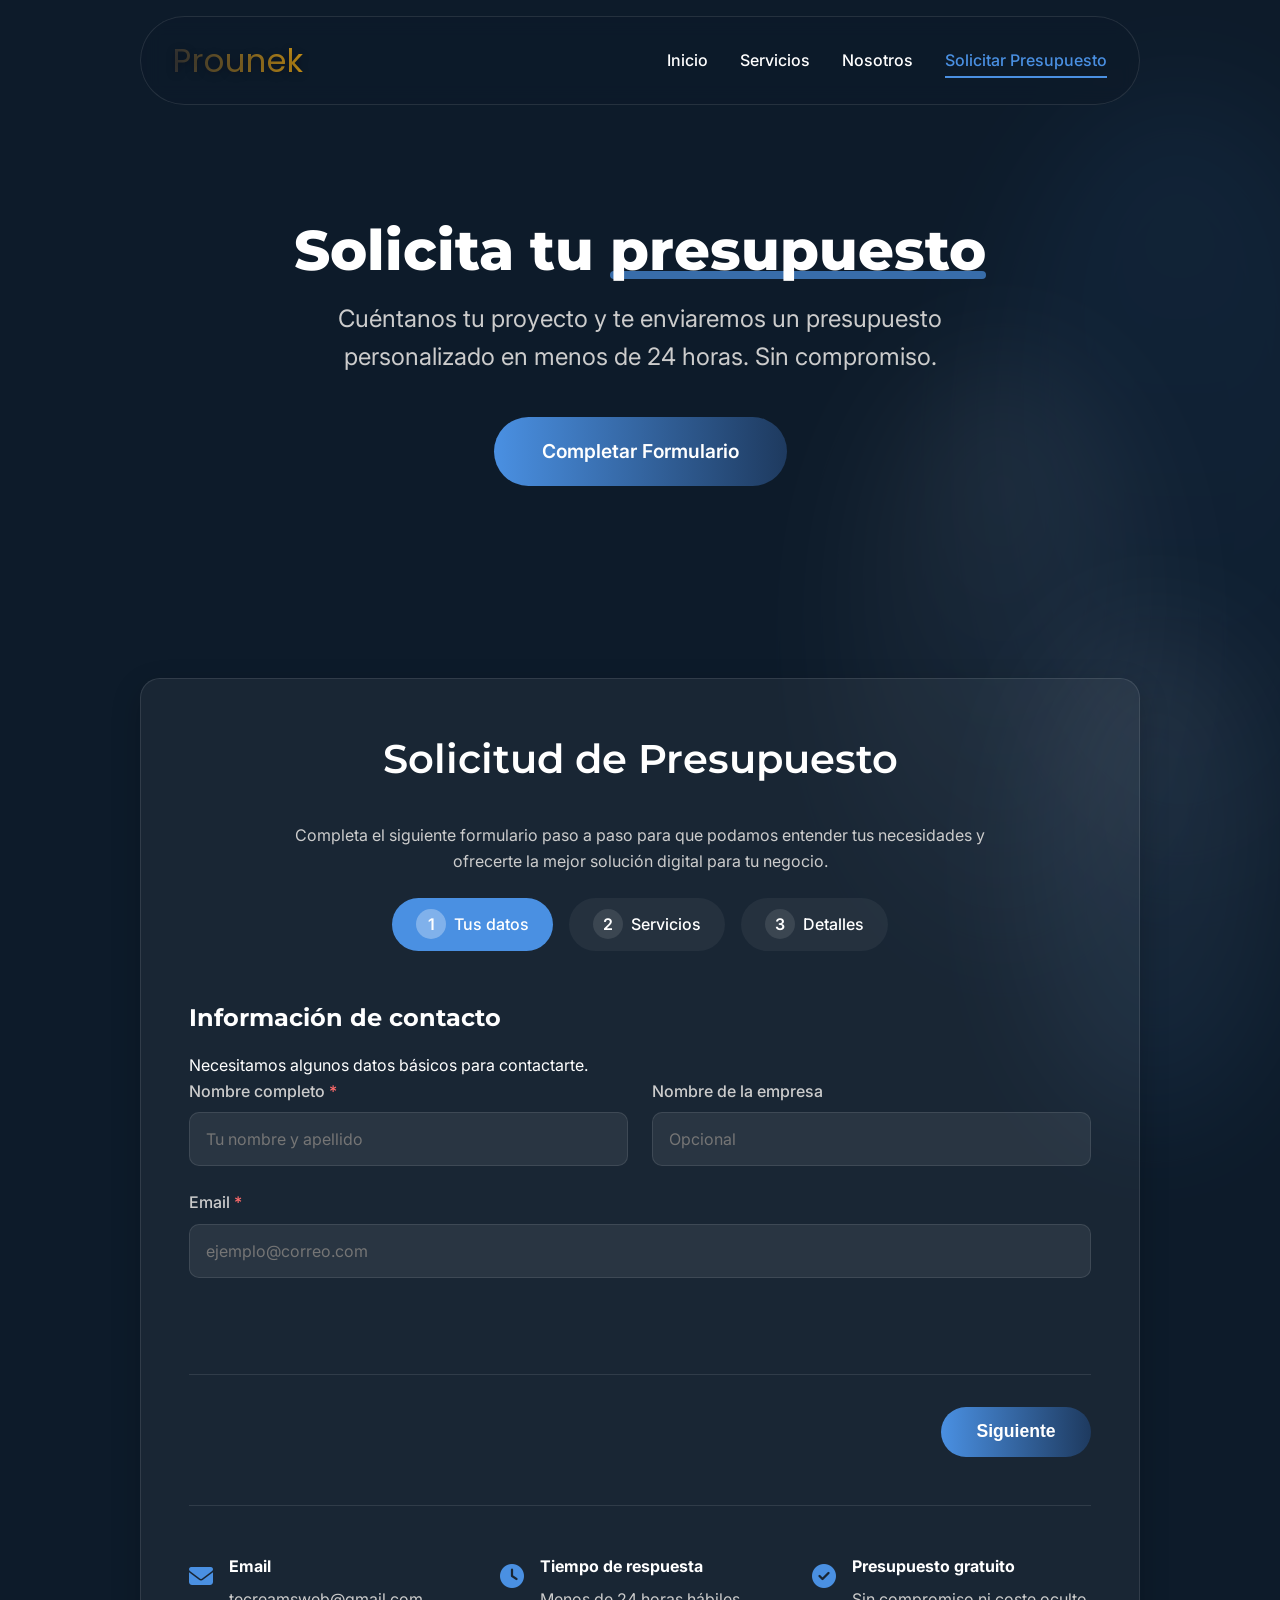
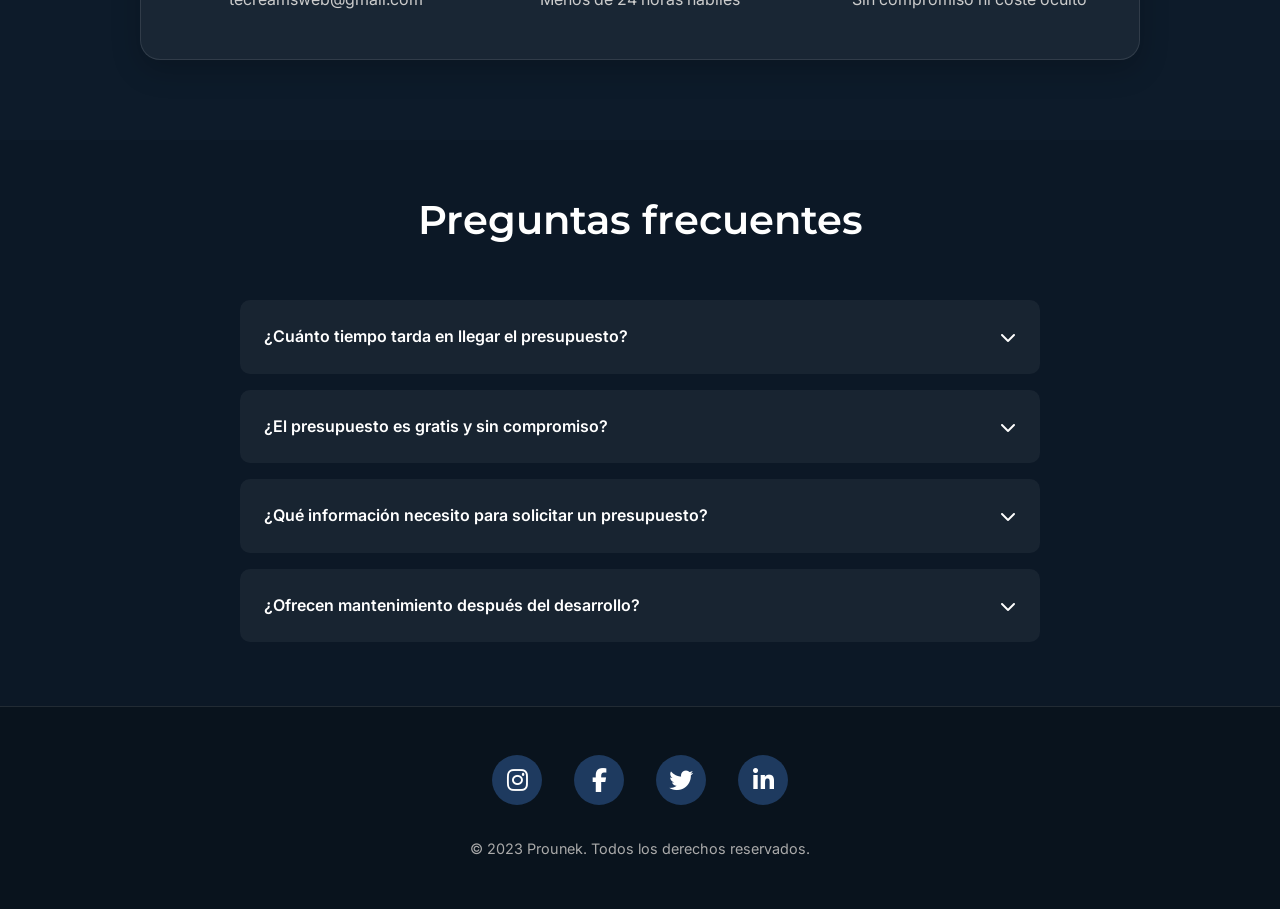
<file: Solicitud-de-presupuesto.html>
<!DOCTYPE html>
<html lang="es">
<head>
    <meta charset="UTF-8">
    <meta name="viewport" content="width=device-width, initial-scale=1.0">
    <title>Solicitar Presupuesto | Prounek</title>
    <link rel="stylesheet" href="https://cdnjs.cloudflare.com/ajax/libs/font-awesome/6.4.0/css/all.min.css">
    <link rel="preconnect" href="https://fonts.googleapis.com">
    <link rel="preconnect" href="https://fonts.gstatic.com" crossorigin>
    <link href="https://fonts.googleapis.com/css2?family=Inter:wght@300;400;500;600&family=Montserrat:wght@600;800&family=Poppins:wght@400;500;600&display=swap" rel="stylesheet">
    <style>
        :root {
            --bg-primary: #0D1B2A;
            --text-white: #FFFFFF;
            --card-bg: #E5E7EB;
            --btn-blue: #1E3A5F;
            --accent-blue: #4A90E2;
            --transition-slow: 0.8s cubic-bezier(0.16, 1, 0.3, 1);
            --transition-fast: 0.3s ease;
            --success-green: #10B981;
        }

        * {
            margin: 0;
            padding: 0;
            box-sizing: border-box;
        }

        html {
            scroll-behavior: smooth;
        }

        body {
            font-family: 'Inter', sans-serif;
            background-color: var(--bg-primary);
            color: var(--text-white);
            overflow-x: hidden;
            line-height: 1.6;
            min-height: 100vh;
        }

        h1, h2, h3 {
            font-family: 'Montserrat', sans-serif;
        }

        h1 {
            font-weight: 800;
            font-size: clamp(2.5rem, 5vw, 3.5rem);
            margin-bottom: 1rem;
            line-height: 1.2;
        }

        h2 {
            font-weight: 600;
            font-size: clamp(2rem, 4vw, 2.5rem);
            margin-bottom: 2rem;
        }

        h3 {
            font-size: 1.5rem;
            margin-bottom: 1rem;
        }

        section {
            padding: 5rem 1.5rem;
            position: relative;
            overflow: hidden;
        }

        .container {
            max-width: 1200px;
            margin: 0 auto;
            padding: 0 1.5rem;
        }

        /* Efectos de luz */
        .light-effect {
            position: absolute;
            border-radius: 50%;
            filter: blur(60px);
            opacity: 0.08;
            z-index: 0;
            pointer-events: none;
        }

        .light-1 {
            width: 400px;
            height: 800px;
            background: linear-gradient(to bottom, #4A90E2, #1E3A5F);
            top: 10%;
            right: -100px;
        }

        .light-2 {
            width: 300px;
            height: 600px;
            background: linear-gradient(to bottom, #E5E7EB, #1E3A5F);
            top: 40%;
            right: 10%;
        }

        .light-3 {
            width: 250px;
            height: 500px;
            background: linear-gradient(to bottom, #FFFFFF, #4A90E2);
            top: 70%;
            right: 0;
        }

        /* Header y Hero */
        .hero {
            min-height: 70vh;
            display: flex;
            flex-direction: column;
            justify-content: center;
            align-items: center;
            text-align: center;
            padding: 8rem 1.5rem 3rem;
            position: relative;
        }

        .hero h1 span {
            position: relative;
            display: inline-block;
        }

        .hero h1 span::after {
            content: '';
            position: absolute;
            bottom: 5px;
            left: 0;
            width: 100%;
            height: 8px;
            background-color: var(--accent-blue);
            z-index: -1;
            opacity: 0.7;
            border-radius: 4px;
        }

        .hero-subtitle {
            font-size: clamp(1.2rem, 3vw, 1.5rem);
            max-width: 700px;
            margin-bottom: 2.5rem;
            color: #CCCCCC;
        }

        .btn {
            display: inline-block;
            background-color: var(--btn-blue);
            color: var(--text-white);
            padding: 1rem 2.5rem;
            border-radius: 50px;
            text-decoration: none;
            font-weight: 600;
            font-size: 1.1rem;
            transition: all var(--transition-fast);
            border: none;
            cursor: pointer;
            position: relative;
            overflow: hidden;
            z-index: 1;
        }

        .btn::before {
            content: '';
            position: absolute;
            top: 0;
            left: -100%;
            width: 100%;
            height: 100%;
            background: linear-gradient(90deg, transparent, rgba(255,255,255,0.2), transparent);
            transition: left 0.5s ease;
            z-index: -1;
        }

        .btn:hover {
            transform: translateY(-5px);
            box-shadow: 0 10px 20px rgba(0,0,0,0.2);
        }

        .btn:hover::before {
            left: 100%;
        }

        .btn-primary {
            background: linear-gradient(90deg, #4A90E2, #1E3A5F);
            font-size: 1.2rem;
            padding: 1.2rem 3rem;
        }

        /* Sticky Navbar */
        .navbar {
            position: fixed;
            top: 1rem;
            left: 50%;
            transform: translateX(-50%);
            width: 90%;
            max-width: 1000px;
            background-color: rgba(13, 27, 42, 0.85);
            backdrop-filter: blur(10px);
            border-radius: 50px;
            padding: 0.8rem 2rem;
            display: flex;
            justify-content: space-between;
            align-items: center;
            z-index: 1000;
            transition: all var(--transition-fast);
            border: 1px solid rgba(255,255,255,0.1);
        }

        .navbar.scrolled {
            top: 0.5rem;
            padding: 0.7rem 1.5rem;
            width: 95%;
        }

        .navbar-logo {
            display: flex;
            align-items: center;
            gap: 1rem;
        }

        .logo-text {
            font-family: 'Poppins', sans-serif;
            font-weight: 400;
            font-size: 2rem;
            background: linear-gradient(90deg, #333333, #c89116);
            -webkit-background-clip: text;
            background-clip: text;
            color: transparent;
            letter-spacing: 1px;
            text-shadow: 0 2px 8px rgba(0, 0, 0, 0.3);
            padding: 5px 0;
            text-decoration: none;
        }

        .navbar-links {
            display: flex;
            gap: 2rem;
            align-items: center;
        }

        .navbar-links a {
            color: var(--text-white);
            text-decoration: none;
            font-weight: 500;
            transition: color var(--transition-fast);
            position: relative;
            white-space: nowrap;
        }

        .navbar-links a::after {
            content: '';
            position: absolute;
            bottom: -5px;
            left: 0;
            width: 0;
            height: 2px;
            background-color: var(--accent-blue);
            transition: width var(--transition-fast);
        }

        .navbar-links a:hover {
            color: var(--accent-blue);
        }

        .navbar-links a:hover::after,
        .navbar-links a.active::after {
            width: 100%;
        }

        .navbar-links a.active {
            color: var(--accent-blue);
        }

        .hamburger {
            display: none;
            flex-direction: column;
            cursor: pointer;
            gap: 5px;
            padding: 5px;
            z-index: 1001;
            margin-left: 10px;
        }

        .hamburger span {
            width: 25px;
            height: 3px;
            background-color: var(--text-white);
            border-radius: 2px;
            transition: all var(--transition-fast);
        }

        /* Formulario de presupuesto */
        .form-section {
            padding: 3rem 1.5rem 5rem;
        }

        .form-container {
            max-width: 1000px;
            margin: 0 auto;
            background-color: rgba(255, 255, 255, 0.05);
            border-radius: 20px;
            padding: 3rem;
            box-shadow: 0 10px 30px rgba(0, 0, 0, 0.2);
            border: 1px solid rgba(255, 255, 255, 0.1);
        }

        .form-header {
            text-align: center;
            margin-bottom: 2.5rem;
        }

        .form-header p {
            color: #CCCCCC;
            max-width: 700px;
            margin: 0 auto 1.5rem;
        }

        .form-steps {
            display: flex;
            justify-content: center;
            gap: 1rem;
            margin-bottom: 3rem;
            flex-wrap: wrap;
        }

        .step {
            display: flex;
            align-items: center;
            gap: 0.5rem;
            padding: 0.7rem 1.5rem;
            background-color: rgba(255, 255, 255, 0.05);
            border-radius: 50px;
            font-weight: 500;
            transition: all var(--transition-fast);
        }

        .step.active {
            background-color: var(--accent-blue);
        }

        .step-number {
            display: flex;
            align-items: center;
            justify-content: center;
            width: 30px;
            height: 30px;
            background-color: rgba(255, 255, 255, 0.1);
            border-radius: 50%;
            font-weight: 600;
        }

        .step.active .step-number {
            background-color: rgba(255, 255, 255, 0.3);
        }

        /* Formulario */
        .form {
            display: flex;
            flex-direction: column;
            gap: 2rem;
        }

        .form-step {
            display: none;
            animation: fadeIn 0.5s ease;
        }

        .form-step.active {
            display: block;
        }

        @keyframes fadeIn {
            from { opacity: 0; transform: translateY(10px); }
            to { opacity: 1; transform: translateY(0); }
        }

        .form-group {
            margin-bottom: 1.5rem;
        }

        .form-row {
            display: flex;
            gap: 1.5rem;
            margin-bottom: 1.5rem;
        }

        .form-row .form-group {
            flex: 1;
            margin-bottom: 0;
        }

        label {
            display: block;
            margin-bottom: 0.5rem;
            font-weight: 500;
            color: #CCCCCC;
        }

        label.required::after {
            content: ' *';
            color: #ff6b6b;
        }

        input, select, textarea {
            width: 100%;
            padding: 1rem;
            background-color: rgba(255, 255, 255, 0.07);
            border: 1px solid rgba(255, 255, 255, 0.1);
            border-radius: 10px;
            color: var(--text-white);
            font-family: 'Inter', sans-serif;
            font-size: 1rem;
            transition: all var(--transition-fast);
        }

        input:focus, select:focus, textarea:focus {
            outline: none;
            border-color: var(--accent-blue);
            box-shadow: 0 0 0 2px rgba(74, 144, 226, 0.2);
            background-color: rgba(255, 255, 255, 0.1);
        }

        input:hover, select:hover, textarea:hover {
            border-color: rgba(255, 255, 255, 0.2);
        }

        textarea {
            min-height: 120px;
            resize: vertical;
        }

        /* Servicios checkboxes */
        .services-grid {
            display: grid;
            grid-template-columns: repeat(auto-fill, minmax(250px, 1fr));
            gap: 1rem;
            margin-top: 1rem;
        }

        .service-option {
            position: relative;
        }

        .service-checkbox {
            position: absolute;
            opacity: 0;
            width: 0;
            height: 0;
        }

        .service-label {
            display: flex;
            flex-direction: column;
            align-items: center;
            justify-content: center;
            padding: 1.5rem 1rem;
            background-color: rgba(255, 255, 255, 0.05);
            border: 2px solid rgba(255, 255, 255, 0.1);
            border-radius: 10px;
            cursor: pointer;
            transition: all var(--transition-fast);
            text-align: center;
            height: 100%;
        }

        .service-label:hover {
            border-color: var(--accent-blue);
            transform: translateY(-3px);
            box-shadow: 0 5px 15px rgba(0, 0, 0, 0.2);
        }

        .service-checkbox:checked + .service-label {
            border-color: var(--accent-blue);
            background-color: rgba(74, 144, 226, 0.1);
            box-shadow: 0 5px 15px rgba(74, 144, 226, 0.2);
        }

        .service-icon {
            font-size: 2rem;
            color: var(--accent-blue);
            margin-bottom: 0.8rem;
        }

        .service-name {
            font-weight: 600;
            margin-bottom: 0.3rem;
        }

        .service-desc {
            font-size: 0.85rem;
            color: #AAAAAA;
            line-height: 1.4;
        }

        /* Controles del formulario */
        .form-controls {
            display: flex;
            justify-content: space-between;
            margin-top: 2.5rem;
            padding-top: 2rem;
            border-top: 1px solid rgba(255, 255, 255, 0.1);
        }

        .btn-form {
            padding: 0.9rem 2rem;
            min-width: 150px;
        }

        .btn-next {
            background: linear-gradient(90deg, #4A90E2, #1E3A5F);
            margin-left: auto;
        }

        .btn-prev {
            background-color: transparent;
            border: 2px solid rgba(255, 255, 255, 0.2);
        }

        .btn-prev:hover {
            background-color: rgba(255, 255, 255, 0.1);
        }

        .btn-submit {
            background: linear-gradient(90deg, var(--success-green), #0D9488);
            width: 100%;
            font-size: 1.2rem;
            padding: 1.2rem;
        }

        /* Resultado del formulario */
        .form-result {
            text-align: center;
            padding: 3rem 2rem;
            display: none;
        }

        .form-result.active {
            display: block;
        }

        .result-icon {
            font-size: 4rem;
            color: var(--success-green);
            margin-bottom: 1.5rem;
            animation: bounce 1s ease infinite alternate;
        }

        @keyframes bounce {
            from { transform: translateY(0); }
            to { transform: translateY(-10px); }
        }

        .result-message {
            font-size: 1.2rem;
            color: #CCCCCC;
            max-width: 600px;
            margin: 0 auto 2rem;
        }

        /* Información de contacto */
        .contact-info {
            display: grid;
            grid-template-columns: repeat(auto-fit, minmax(250px, 1fr));
            gap: 2rem;
            margin-top: 3rem;
            padding-top: 3rem;
            border-top: 1px solid rgba(255, 255, 255, 0.1);
        }

        .contact-item {
            display: flex;
            align-items: flex-start;
            gap: 1rem;
        }

        .contact-icon {
            font-size: 1.5rem;
            color: var(--accent-blue);
            margin-top: 0.3rem;
        }

        .contact-details h4 {
            margin-bottom: 0.5rem;
            color: var(--text-white);
        }

        .contact-details p {
            color: #CCCCCC;
            line-height: 1.5;
        }

        /* FAQ */
        .faq-section {
            padding: 3rem 1.5rem;
            background-color: rgba(0, 0, 0, 0.1);
        }

        .faq-container {
            max-width: 800px;
            margin: 0 auto;
        }

        .faq-item {
            margin-bottom: 1rem;
            border-radius: 10px;
            overflow: hidden;
            background-color: rgba(255, 255, 255, 0.05);
        }

        .faq-question {
            padding: 1.5rem;
            cursor: pointer;
            display: flex;
            justify-content: space-between;
            align-items: center;
            font-weight: 600;
            transition: background-color var(--transition-fast);
        }

        .faq-question:hover {
            background-color: rgba(255, 255, 255, 0.08);
        }

        .faq-question.active {
            background-color: rgba(74, 144, 226, 0.1);
        }

        .faq-icon {
            transition: transform var(--transition-fast);
        }

        .faq-question.active .faq-icon {
            transform: rotate(180deg);
        }

        .faq-answer {
            padding: 0 1.5rem;
            max-height: 0;
            overflow: hidden;
            transition: max-height 0.3s ease, padding 0.3s ease;
        }

        .faq-answer.active {
            padding: 0 1.5rem 1.5rem;
            max-height: 500px;
        }

        .faq-answer p {
            color: #CCCCCC;
            line-height: 1.6;
        }

        /* Footer */
        footer {
            background-color: rgba(0,0,0,0.3);
            padding: 3rem 1.5rem;
            text-align: center;
            border-top: 1px solid rgba(255,255,255,0.1);
        }

        .social-links {
            display: flex;
            justify-content: center;
            gap: 2rem;
            margin-bottom: 2rem;
        }

        .social-link {
            display: flex;
            align-items: center;
            justify-content: center;
            width: 50px;
            height: 50px;
            background-color: var(--btn-blue);
            border-radius: 50%;
            color: var(--text-white);
            font-size: 1.5rem;
            text-decoration: none;
            transition: all var(--transition-fast);
        }

        .social-link:hover {
            background-color: var(--accent-blue);
            transform: translateY(-5px);
        }

        .copyright {
            color: #AAAAAA;
            font-size: 0.9rem;
        }

        /* Responsive */
        @media (max-width: 992px) {
            .navbar-links {
                display: none;
                position: absolute;
                top: 100%;
                left: 0;
                width: 100%;
                background-color: rgba(13, 27, 42, 0.98);
                backdrop-filter: blur(10px);
                flex-direction: column;
                padding: 1.5rem;
                border-radius: 20px;
                margin-top: 1rem;
                box-shadow: 0 10px 30px rgba(0,0,0,0.3);
                z-index: 999;
            }

            .navbar-links.active {
                display: flex;
            }

            .hamburger {
                display: flex;
            }

            .hamburger.active span:nth-child(1) {
                transform: rotate(45deg) translate(6px, 6px);
            }

            .hamburger.active span:nth-child(2) {
                opacity: 0;
            }

            .hamburger.active span:nth-child(3) {
                transform: rotate(-45deg) translate(6px, -6px);
            }

            .form-row {
                flex-direction: column;
                gap: 1rem;
            }

            .services-grid {
                grid-template-columns: repeat(auto-fill, minmax(200px, 1fr));
            }

            .form-container {
                padding: 2rem;
            }
        }

        @media (max-width: 768px) {
            .hero {
                padding-top: 10rem;
            }

            section {
                padding: 3rem 1rem;
            }

            .form-steps {
                flex-direction: column;
                align-items: center;
            }

            .step {
                width: 100%;
                max-width: 300px;
            }

            .form-controls {
                flex-direction: column;
                gap: 1rem;
            }

            .btn-form {
                width: 100%;
            }

            .services-grid {
                grid-template-columns: 1fr;
            }
        }

        @media (max-width: 480px) {
            .logo-text {
                font-size: 1.5rem;
            }

            .form-container {
                padding: 1.5rem;
            }

            .contact-info {
                grid-template-columns: 1fr;
            }
        }
    </style>
</head>
<body>
    <!-- Efectos de luz -->
    <div class="light-effect light-1"></div>
    <div class="light-effect light-2"></div>
    <div class="light-effect light-3"></div>

    <!-- Sticky Navbar -->
    <nav class="navbar">
        <div class="navbar-logo">
            <a href="index.html" class="logo-text">Prounek</a>
        </div>
        
        <div class="hamburger">
            <span></span>
            <span></span>
            <span></span>
        </div>
        
        <div class="navbar-links">
            <a href="index.html">Inicio</a>
            <a href="servicios.html">Servicios</a>
            <a href="nosotros.html">Nosotros</a>
            <a href="#" class="active">Solicitar Presupuesto</a>
        </div>
    </nav>

    <!-- Hero Section -->
    <section class="hero">
        <div class="container">
            <h1>Solicita tu <span>presupuesto</span></h1>
            <p class="hero-subtitle">Cuéntanos tu proyecto y te enviaremos un presupuesto personalizado en menos de 24 horas. Sin compromiso.</p>
            <a href="#formulario" class="btn btn-primary">Completar Formulario</a>
        </div>
    </section>

    <!-- Formulario de Presupuesto -->
    <section id="formulario" class="form-section">
        <div class="container">
            <div class="form-container">
                <div class="form-header">
                    <h2>Solicitud de Presupuesto</h2>
                    <p>Completa el siguiente formulario paso a paso para que podamos entender tus necesidades y ofrecerte la mejor solución digital para tu negocio.</p>
                    
                    <div class="form-steps">
                        <div class="step active" id="step-1">
                            <div class="step-number">1</div>
                            <span>Tus datos</span>
                        </div>
                        <div class="step" id="step-2">
                            <div class="step-number">2</div>
                            <span>Servicios</span>
                        </div>
                        <div class="step" id="step-3">
                            <div class="step-number">3</div>
                            <span>Detalles</span>
                        </div>
                    </div>
                </div>

                <form id="budget-form" class="form" action="https://formsubmit.co/tecreamsweb@gmail.com" method="POST">
                    <!-- Campos ocultos para FormSubmit -->
                    <input type="hidden" name="_subject" value="Nueva solicitud de presupuesto - Prounek">
                    <input type="hidden" name="_template" value="table">
                    <input type="hidden" name="_captcha" value="false">
                    <input type="hidden" name="_next" value="#form-result">
                    
                    <!-- Paso 1: Datos personales -->
                    <div class="form-step active" id="form-step-1">
                        <h3>Información de contacto</h3>
                        <p class="form-description">Necesitamos algunos datos básicos para contactarte.</p>
                        
                        <div class="form-row">
                            <div class="form-group">
                                <label for="nombre" class="required">Nombre completo</label>
                                <input type="text" id="nombre" name="nombre" required placeholder="Tu nombre y apellido">
                            </div>
                            <div class="form-group">
                                <label for="empresa">Nombre de la empresa</label>
                                <input type="text" id="empresa" name="empresa" placeholder="Opcional">
                            </div>
                        </div>
                        
                        <div class="form-group">
                            <label for="email" class="required">Email</label>
                            <input type="email" id="email" name="email" required placeholder="ejemplo@correo.com">
                        </div>
                    </div>

                    <!-- Paso 2: Selección de servicios -->
                    <div class="form-step" id="form-step-2">
                        <h3>Selecciona los servicios que necesitas</h3>
                        <p class="form-description">Puedes seleccionar uno o varios servicios.</p>
                        
                        <div class="services-grid">
                            <div class="service-option">
                                <input type="checkbox" id="servicio-web" name="servicios" value="Diseño Web" class="service-checkbox">
                                <label for="servicio-web" class="service-label">
                                    <div class="service-icon">
                                        <i class="fas fa-laptop-code"></i>
                                    </div>
                                    <div class="service-name">Diseño Web</div>
                                    <div class="service-desc">Página web moderna y responsiva</div>
                                </label>
                            </div>
                            
                            <div class="service-option">
                                <input type="checkbox" id="servicio-logo" name="servicios" value="Diseño de Logo" class="service-checkbox">
                                <label for="servicio-logo" class="service-label">
                                    <div class="service-icon">
                                        <i class="fas fa-paint-brush"></i>
                                    </div>
                                    <div class="service-name">Diseño de Logo</div>
                                    <div class="service-desc">Identidad visual profesional</div>
                                </label>
                            </div>
                            
                            <div class="service-option">
                                <input type="checkbox" id="servicio-mantenimiento" name="servicios" value="Mantenimiento Web" class="service-checkbox">
                                <label for="servicio-mantenimiento" class="service-label">
                                    <div class="service-icon">
                                        <i class="fas fa-tools"></i>
                                    </div>
                                    <div class="service-name">Mantenimiento</div>
                                    <div class="service-desc">Soporte y actualizaciones</div>
                                </label>
                            </div>
                            
                            <div class="service-option">
                                <input type="checkbox" id="servicio-citas" name="servicios" value="Sistema de Citas" class="service-checkbox">
                                <label for="servicio-citas" class="service-label">
                                    <div class="service-icon">
                                        <i class="fas fa-calendar-alt"></i>
                                    </div>
                                    <div class="service-name">Citas Online</div>
                                    <div class="service-desc">Reservas automatizadas</div>
                                </label>
                            </div>
                            
                            <div class="service-option">
                                <input type="checkbox" id="servicio-ecommerce" name="servicios" value="E-commerce" class="service-checkbox">
                                <label for="servicio-ecommerce" class="service-label">
                                    <div class="service-icon">
                                        <i class="fas fa-shopping-cart"></i>
                                    </div>
                                    <div class="service-name">Tienda Online</div>
                                    <div class="service-desc">E-commerce con pagos</div>
                                </label>
                            </div>
                            
                            <div class="service-option">
                                <input type="checkbox" id="servicio-contenido" name="servicios" value="Contenido Multimedia" class="service-checkbox">
                                <label for="servicio-contenido" class="service-label">
                                    <div class="service-icon">
                                        <i class="fas fa-video"></i>
                                    </div>
                                    <div class="service-name">Contenido Multimedia</div>
                                    <div class="service-desc">Fotos y videos promocionales</div>
                                </label>
                            </div>
                        </div>
                    </div>

                    <!-- Paso 3: Detalles del proyecto -->
                    <div class="form-step" id="form-step-3">
                        <h3>Detalles de tu proyecto</h3>
                        <p class="form-description">Cuéntanos más sobre lo que tienes en mente.</p>
                        
                        <div class="form-group">
                            <label for="descripcion" class="required">Descripción del proyecto</label>
                            <textarea id="descripcion" name="descripcion" required placeholder="Describe tu negocio, objetivos, público objetivo, y cualquier detalle que consideres importante..."></textarea>
                        </div>
                        
                        <div class="form-group">
                            <label for="como-nos-conocio">¿Cómo nos conociste?</label>
                            <select id="como-nos-conocio" name="como_nos_conocio">
                                <option value="">Selecciona una opción</option>
                                <option value="redes-sociales">Redes sociales</option>
                                <option value="promociones">Promociones</option>
                                <option value="me-recomendo-un-amigo">Me recomendó un amigo</option>
                            </select>
                        </div>
                    </div>

                    <!-- Controles del formulario -->
                    <div class="form-controls">
                        <button type="button" class="btn btn-form btn-prev" id="prev-btn">Anterior</button>
                        <button type="button" class="btn btn-form btn-next" id="next-btn">Siguiente</button>
                        <button type="submit" class="btn btn-form btn-submit" id="submit-btn" style="display: none;">Enviar Solicitud</button>
                    </div>
                </form>

                <!-- Resultado del formulario -->
                <div class="form-result" id="form-result">
                    <div class="result-icon">
                        <i class="fas fa-check-circle"></i>
                    </div>
                    <h2>¡Solicitud enviada con éxito!</h2>
                    <p class="result-message">Hemos recibido tu solicitud de presupuesto. Te contactaremos en menos de 24 horas para discutir los detalles de tu proyecto y ofrecerte una solución personalizada.</p>
                    <a href="index.html" class="btn">Volver al inicio</a>
                </div>

                <!-- Información de contacto -->
                <div class="contact-info">
                    <div class="contact-item">
                        <div class="contact-icon">
                            <i class="fas fa-envelope"></i>
                        </div>
                        <div class="contact-details">
                            <h4>Email</h4>
                            <p>tecreamsweb@gmail.com</p>
                        </div>
                    </div>
                    
                    <div class="contact-item">
                        <div class="contact-icon">
                            <i class="fas fa-clock"></i>
                        </div>
                        <div class="contact-details">
                            <h4>Tiempo de respuesta</h4>
                            <p>Menos de 24 horas hábiles</p>
                        </div>
                    </div>
                    
                    <div class="contact-item">
                        <div class="contact-icon">
                            <i class="fas fa-check-circle"></i>
                        </div>
                        <div class="contact-details">
                            <h4>Presupuesto gratuito</h4>
                            <p>Sin compromiso ni coste oculto</p>
                        </div>
                    </div>
                </div>
            </div>
        </div>
    </section>

    <!-- FAQ Section -->
    <section class="faq-section">
        <div class="container">
            <div class="faq-container">
                <h2 style="text-align: center; margin-bottom: 3rem;">Preguntas frecuentes</h2>
                
                <div class="faq-item">
                    <div class="faq-question">
                        <span>¿Cuánto tiempo tarda en llegar el presupuesto?</span>
                        <i class="fas fa-chevron-down faq-icon"></i>
                    </div>
                    <div class="faq-answer">
                        <p>Normalmente enviamos presupuestos en menos de 24 horas hábiles. Para proyectos complejos puede tardar hasta 48 horas.</p>
                    </div>
                </div>
                
                <div class="faq-item">
                    <div class="faq-question">
                        <span>¿El presupuesto es gratis y sin compromiso?</span>
                        <i class="fas fa-chevron-down faq-icon"></i>
                    </div>
                    <div class="faq-answer">
                        <p>Sí, todos nuestros presupuestos son completamente gratuitos y sin compromiso. No te cobraremos por evaluar tu proyecto.</p>
                    </div>
                </div>
                
                <div class="faq-item">
                    <div class="faq-question">
                        <span>¿Qué información necesito para solicitar un presupuesto?</span>
                        <i class="fas fa-chevron-down faq-icon"></i>
                    </div>
                    <div class="faq-answer">
                        <p>Basta con completar el formulario con tus datos de contacto y una descripción básica de tu proyecto. Cuantos más detalles proporciones, más preciso será el presupuesto.</p>
                    </div>
                </div>
                
                <div class="faq-item">
                    <div class="faq-question">
                        <span>¿Ofrecen mantenimiento después del desarrollo?</span>
                        <i class="fas fa-chevron-down faq-icon"></i>
                    </div>
                    <div class="faq-answer">
                        <p>Sí, ofrecemos planes de mantenimiento mensual que incluyen actualizaciones, seguridad, backups y soporte técnico.</p>
                    </div>
                </div>
            </div>
        </div>
    </section>

    <!-- Footer -->
    <footer>
        <div class="container">
            <div class="social-links">
                <a href="https://www.instagram.com/tecreamos.web/" class="social-link" target="_blank">
                    <i class="fab fa-instagram"></i>
                </a>
                <a href="#" class="social-link">
                    <i class="fab fa-facebook-f"></i>
                </a>
                <a href="#" class="social-link">
                    <i class="fab fa-twitter"></i>
                </a>
                <a href="#" class="social-link">
                    <i class="fab fa-linkedin-in"></i>
                </a>
            </div>
            <p class="copyright">© 2023 Prounek. Todos los derechos reservados.</p>
        </div>
    </footer>

    <script>
        document.addEventListener('DOMContentLoaded', function() {
            // Elementos del DOM
            const navbar = document.querySelector('.navbar');
            const hamburger = document.querySelector('.hamburger');
            const navbarLinks = document.querySelector('.navbar-links');
            const form = document.getElementById('budget-form');
            const formSteps = document.querySelectorAll('.form-step');
            const stepIndicators = document.querySelectorAll('.step');
            const prevBtn = document.getElementById('prev-btn');
            const nextBtn = document.getElementById('next-btn');
            const submitBtn = document.getElementById('submit-btn');
            const currentStep = { value: 1 };
            
            // Sticky navbar
            window.addEventListener('scroll', function() {
                if (window.scrollY > 100) {
                    navbar.classList.add('scrolled');
                } else {
                    navbar.classList.remove('scrolled');
                }
            });
            
            // Menú hamburguesa
            hamburger.addEventListener('click', function() {
                this.classList.toggle('active');
                navbarLinks.classList.toggle('active');
            });
            
            // Cerrar menú al hacer clic fuera
            document.addEventListener('click', function(event) {
                const isClickInsideNavbar = navbar.contains(event.target);
                if (!isClickInsideNavbar && window.innerWidth <= 992) {
                    hamburger.classList.remove('active');
                    navbarLinks.classList.remove('active');
                }
            });
            
            // Navegación del formulario paso a paso
            function updateStep(step) {
                // Ocultar todos los pasos
                formSteps.forEach(formStep => {
                    formStep.classList.remove('active');
                });
                
                // Mostrar paso actual
                document.getElementById(`form-step-${step}`).classList.add('active');
                
                // Actualizar indicadores de paso
                stepIndicators.forEach((indicator, index) => {
                    if (index < step) {
                        indicator.classList.add('active');
                    } else {
                        indicator.classList.remove('active');
                    }
                });
                
                // Actualizar botones
                if (step === 1) {
                    prevBtn.style.display = 'none';
                    nextBtn.style.display = 'block';
                    submitBtn.style.display = 'none';
                } else if (step === formSteps.length) {
                    prevBtn.style.display = 'block';
                    nextBtn.style.display = 'none';
                    submitBtn.style.display = 'block';
                } else {
                    prevBtn.style.display = 'block';
                    nextBtn.style.display = 'block';
                    submitBtn.style.display = 'none';
                }
                
                currentStep.value = step;
                
                // Scroll al formulario en móviles
                if (window.innerWidth <= 768 && step > 1) {
                    document.getElementById('formulario').scrollIntoView({ behavior: 'smooth', block: 'start' });
                }
            }
            
            // Botón siguiente
            nextBtn.addEventListener('click', function() {
                // Validar paso actual
                if (validateStep(currentStep.value)) {
                    if (currentStep.value < formSteps.length) {
                        updateStep(currentStep.value + 1);
                    }
                }
            });
            
            // Botón anterior
            prevBtn.addEventListener('click', function() {
                if (currentStep.value > 1) {
                    updateStep(currentStep.value - 1);
                }
            });
            
            // Validación de pasos
            function validateStep(step) {
                const currentFormStep = document.getElementById(`form-step-${step}`);
                const requiredInputs = currentFormStep.querySelectorAll('input[required], textarea[required], select[required]');
                
                let isValid = true;
                
                requiredInputs.forEach(input => {
                    if (!input.value.trim()) {
                        input.style.borderColor = '#ff6b6b';
                        input.style.boxShadow = '0 0 0 2px rgba(255, 107, 107, 0.2)';
                        isValid = false;
                        
                        // Remover estilos de error al escribir
                        input.addEventListener('input', function() {
                            this.style.borderColor = '';
                            this.style.boxShadow = '';
                        });
                    }
                });
                
                // Validar email
                if (step === 1) {
                    const emailInput = document.getElementById('email');
                    if (emailInput.value && !isValidEmail(emailInput.value)) {
                        emailInput.style.borderColor = '#ff6b6b';
                        emailInput.style.boxShadow = '0 0 0 2px rgba(255, 107, 107, 0.2)';
                        isValid = false;
                        
                        emailInput.addEventListener('input', function() {
                            if (isValidEmail(this.value)) {
                                this.style.borderColor = '';
                                this.style.boxShadow = '';
                            }
                        });
                    }
                }
                
                // Validar al menos un servicio seleccionado
                if (step === 2) {
                    const serviceCheckboxes = document.querySelectorAll('input[name="servicios"]:checked');
                    if (serviceCheckboxes.length === 0) {
                        alert('Por favor, selecciona al menos un servicio.');
                        isValid = false;
                    }
                }
                
                return isValid;
            }
            
            // Validar email
            function isValidEmail(email) {
                const re = /^[^\s@]+@[^\s@]+\.[^\s@]+$/;
                return re.test(email);
            }
            
            // Envío del formulario
            form.addEventListener('submit', function(e) {
                // Validar paso final
                if (!validateStep(currentStep.value)) {
                    e.preventDefault();
                    return;
                }
                
                // Ocultar formulario y mostrar mensaje de éxito
                setTimeout(function() {
                    form.style.display = 'none';
                    document.getElementById('form-result').classList.add('active');
                    
                    // Scroll al resultado
                    document.getElementById('form-result').scrollIntoView({ behavior: 'smooth' });
                }, 100);
            });
            
            // FAQ interactivo
            const faqQuestions = document.querySelectorAll('.faq-question');
            faqQuestions.forEach(question => {
                question.addEventListener('click', function() {
                    const answer = this.nextElementSibling;
                    const isActive = this.classList.contains('active');
                    
                    // Cerrar todas las respuestas
                    document.querySelectorAll('.faq-question').forEach(q => {
                        q.classList.remove('active');
                    });
                    document.querySelectorAll('.faq-answer').forEach(a => {
                        a.classList.remove('active');
                    });
                    
                    // Abrir la respuesta actual si estaba cerrada
                    if (!isActive) {
                        this.classList.add('active');
                        answer.classList.add('active');
                    }
                });
            });
            
            // Efecto hover en servicios
            const serviceLabels = document.querySelectorAll('.service-label');
            serviceLabels.forEach(label => {
                label.addEventListener('mouseenter', function() {
                    if (!this.previousElementSibling.checked) {
                        this.style.transform = 'translateY(-3px)';
                    }
                });
                
                label.addEventListener('mouseleave', function() {
                    if (!this.previousElementSibling.checked) {
                        this.style.transform = 'translateY(0)';
                    }
                });
            });
            
            // Scroll suave para enlaces internos
            document.querySelectorAll('a[href^="#"]').forEach(anchor => {
                anchor.addEventListener('click', function(e) {
                    const targetId = this.getAttribute('href');
                    if (targetId === '#') return;
                    
                    const targetElement = document.querySelector(targetId);
                    if (targetElement) {
                        e.preventDefault();
                        window.scrollTo({
                            top: targetElement.offsetTop - 100,
                            behavior: 'smooth'
                        });
                        
                        // Cerrar menú hamburguesa si está abierto
                        if (window.innerWidth <= 992) {
                            navbarLinks.classList.remove('active');
                            hamburger.classList.remove('active');
                        }
                    }
                });
            });
            
            // Inicializar
            updateStep(1);
        });
    </script>
</body>
</html>
</file>
